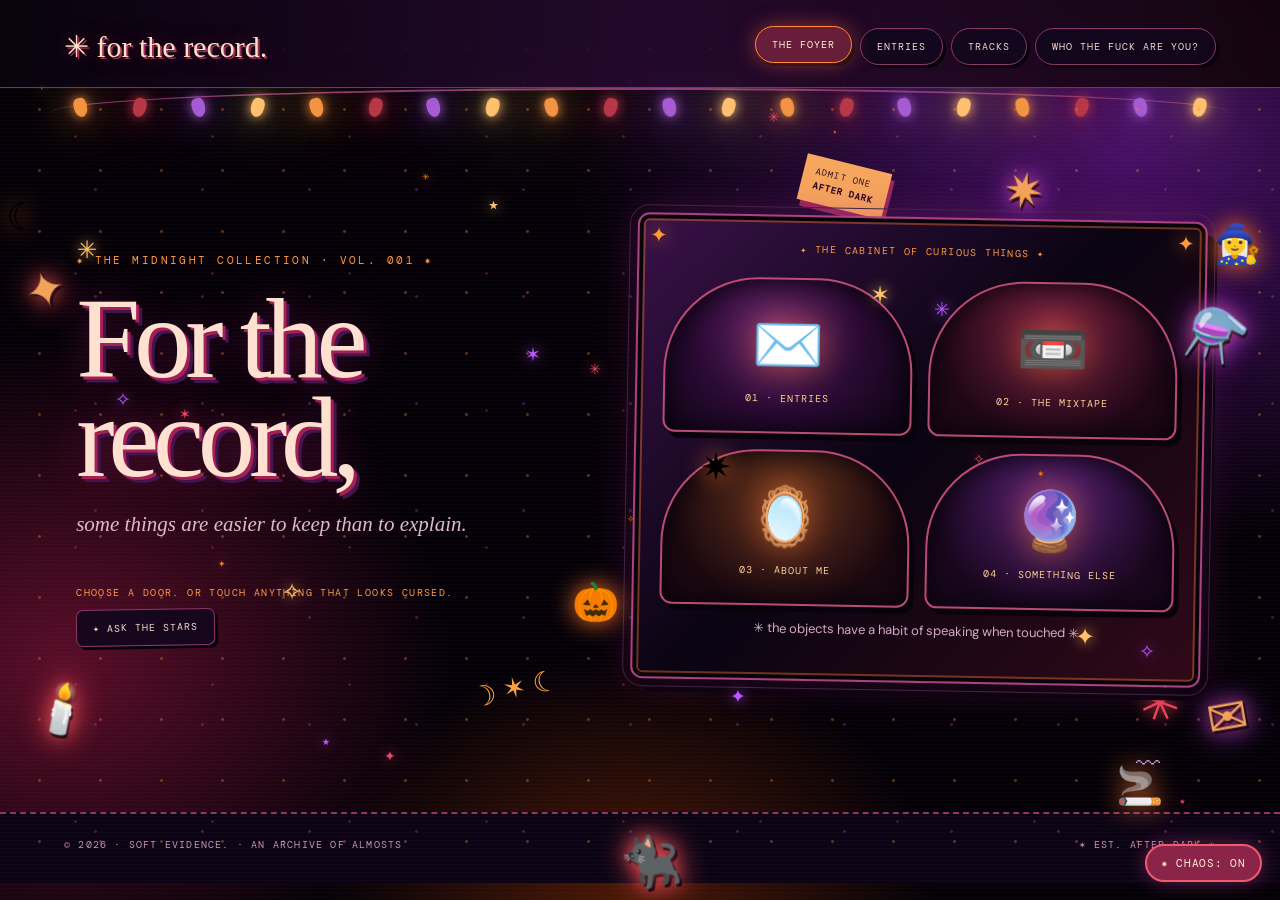
<file: index.html>
<!doctype html><html lang="en"><head><meta charset="utf-8"><meta name="viewport" content="width=device-width,initial-scale=1"><meta name="theme-color" content="#08060d"><title>for the record, — home</title><link rel="stylesheet" href="style.css"></head><body data-page="home"><header><a class="logo" href="index.html">✳ for the record.</a><nav><a class="active" href="index.html">the foyer</a><a class="" href="entries.html">entries</a><a class="" href="songs.html">tracks</a><a class="" href="about.html">who the fuck are you?</a></nav></header><div class="lights" aria-hidden="true"></div><div class="sticker-board" aria-label="Interactive trinkets"><button class="sticker st1" data-trinket="spark" title="Make a wish">✦</button><button class="sticker st2" data-trinket="potion" title="Drink the potion">⚗️</button><button class="sticker st3" data-trinket="light" title="Switch the fairy lights">🕯️</button><button class="sticker st4" data-trinket="note" title="Open a secret note">✉</button><button class="sticker st5" data-trinket="cat" title="Wake the cat">🐈‍⬛</button><button class="sticker st6" data-trinket="spark" title="A stray star">✷</button></div><div class="secret-backdrop" id="secretBackdrop" hidden><div class="secret-note" role="dialog" aria-modal="true" aria-label="Hidden note"><button class="secret-close" id="secretClose" aria-label="Close note">×</button><span class="mono">FOUND BETWEEN THE PAGES · NO. 07</span><h2>somewhere, a light is still on.</h2><p>Not everything in this house is meant to be found. But you found this.</p><span class="mono">✳ FOLD CAREFULLY ✳</span></div></div><main><button class="ornament o1" data-action="moon" title="a change of moonlight" aria-label="moonlight">☾</button><button class="ornament o2" title="light the pumpkin" aria-label="pumpkin">🎃</button><button class="ornament o3" title="a little witchcraft" aria-label="witch hat">🧙‍♀️</button><button class="ornament o4" title="a small bad habit" aria-label="cigarette">🚬</button><button class="ornament o5" title="make a wish" aria-label="star">✷</button><section class="stage"><div class="scattered-ephemera" aria-hidden="true"><span class="ephemera ticket">ADMIT ONE<br><b>AFTER DARK</b></span><span class="ephemera doodle">☽ ✶ ☾</span><span class="ephemera wax">✳</span></div><div><div class="kicker">✷ THE MIDNIGHT COLLECTION · VOL. 001 ✷</div><h1 id="homeTitle">soft evidence.</h1><p class="lead" id="tagline">some things are easier to keep than to explain.</p><p class="mono" style="margin-top:45px">CHOOSE A DOOR. OR TOUCH ANYTHING THAT LOOKS CURSED.</p><button class="pill" data-surprise>✦ ask the stars</button></div><div class="frame"><div class="mono" style="text-align:center">✦ THE CABINET OF CURIOUS THINGS ✦</div><div class="cabinet"><a class="object" href="entries.html"><span class="symbol">✉️</span><small>01 · ENTRIES</small></a><a class="object" href="songs.html"><span class="symbol">📼</span><small>02 · THE MIXTAPE</small></a><a class="object" href="about.html"><span class="symbol">🪞</span><small>03 · ABOUT ME</small></a><button class="object" data-surprise><span class="symbol">🔮</span><small>04 · SOMETHING ELSE</small></button></div><p class="note" style="text-align:center">✳ the objects have a habit of speaking when touched ✳</p></div></section></main><footer class="footer"><span>© 2026 · SOFT EVIDENCE. · AN ARCHIVE OF ALMOSTS</span><span>✶ EST. AFTER DARK ✶</span></footer><div class="message" role="status" aria-live="polite"></div><script src="content.js"></script><script src="app.js"></script></body></html>
</file>
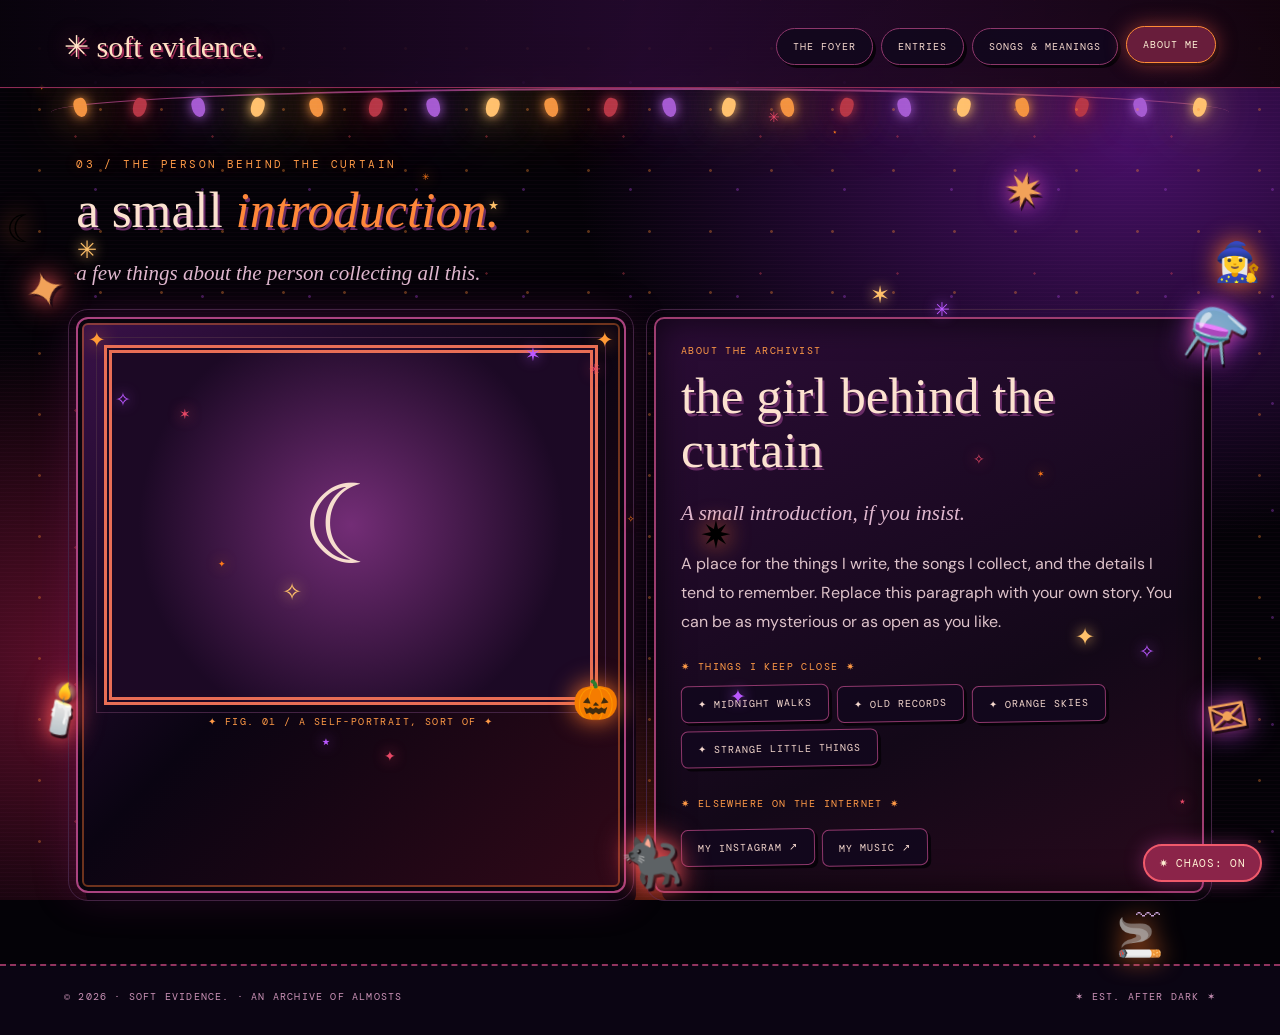
<file: about.html>
<!doctype html><html lang="en"><head><meta charset="utf-8"><meta name="viewport" content="width=device-width,initial-scale=1"><meta name="theme-color" content="#08060d"><title>soft evidence. — about</title><link rel="stylesheet" href="style.css"></head><body data-page="about"><header><a class="logo" href="index.html">✳ soft evidence.</a><nav><a class="" href="index.html">the foyer</a><a class="" href="entries.html">entries</a><a class="" href="songs.html">songs & meanings</a><a class="active" href="about.html">about me</a></nav></header><div class="lights" aria-hidden="true"></div><div class="sticker-board" aria-label="Interactive trinkets"><button class="sticker st1" data-trinket="spark" title="Make a wish">✦</button><button class="sticker st2" data-trinket="potion" title="Drink the potion">⚗️</button><button class="sticker st3" data-trinket="light" title="Switch the fairy lights">🕯️</button><button class="sticker st4" data-trinket="note" title="Open a secret note">✉</button><button class="sticker st5" data-trinket="cat" title="Wake the cat">🐈‍⬛</button><button class="sticker st6" data-trinket="spark" title="A stray star">✷</button></div><div class="secret-backdrop" id="secretBackdrop" hidden><div class="secret-note" role="dialog" aria-modal="true" aria-label="Hidden note"><button class="secret-close" id="secretClose" aria-label="Close note">×</button><span class="mono">FOUND BETWEEN THE PAGES · NO. 07</span><h2>somewhere, a light is still on.</h2><p>Not everything in this house is meant to be found. But you found this.</p><span class="mono">✳ FOLD CAREFULLY ✳</span></div></div><main><button class="ornament o1" data-action="moon" title="a change of moonlight" aria-label="moonlight">☾</button><button class="ornament o2" title="light the pumpkin" aria-label="pumpkin">🎃</button><button class="ornament o3" title="a little witchcraft" aria-label="witch hat">🧙‍♀️</button><button class="ornament o4" title="a small bad habit" aria-label="cigarette">🚬</button><button class="ornament o5" title="make a wish" aria-label="star">✷</button><section class="section-intro"><div class="kicker">03 / THE PERSON BEHIND THE CURTAIN</div><h2>a small <em>introduction.</em></h2><p class="lead">a few things about the person collecting all this.</p></section><div class="about-grid"><div class="frame"><div class="portrait" id="portrait">☾</div><p class="mono" style="text-align:center">✦ FIG. 01 / A SELF-PORTRAIT, SORT OF ✦</p></div><div class="panel"><div class="mono">ABOUT THE ARCHIVIST</div><h2 id="aboutName"></h2><p class="lead" id="aboutIntro"></p><p id="aboutBio" style="line-height:1.8;color:#ddc2c9"></p><div class="mono" style="margin:24px 0 12px">✷ THINGS I KEEP CLOSE ✷</div><div id="favorites" style="display:flex;gap:8px;flex-wrap:wrap"></div><div class="mono" style="margin:30px 0 12px">✷ ELSEWHERE ON THE INTERNET ✷</div><div class="links" id="links"></div></div></div></main><footer class="footer"><span>© 2026 · SOFT EVIDENCE. · AN ARCHIVE OF ALMOSTS</span><span>✶ EST. AFTER DARK ✶</span></footer><div class="message" role="status" aria-live="polite"></div><script src="content.js"></script><script src="app.js"></script></body></html>
</file>
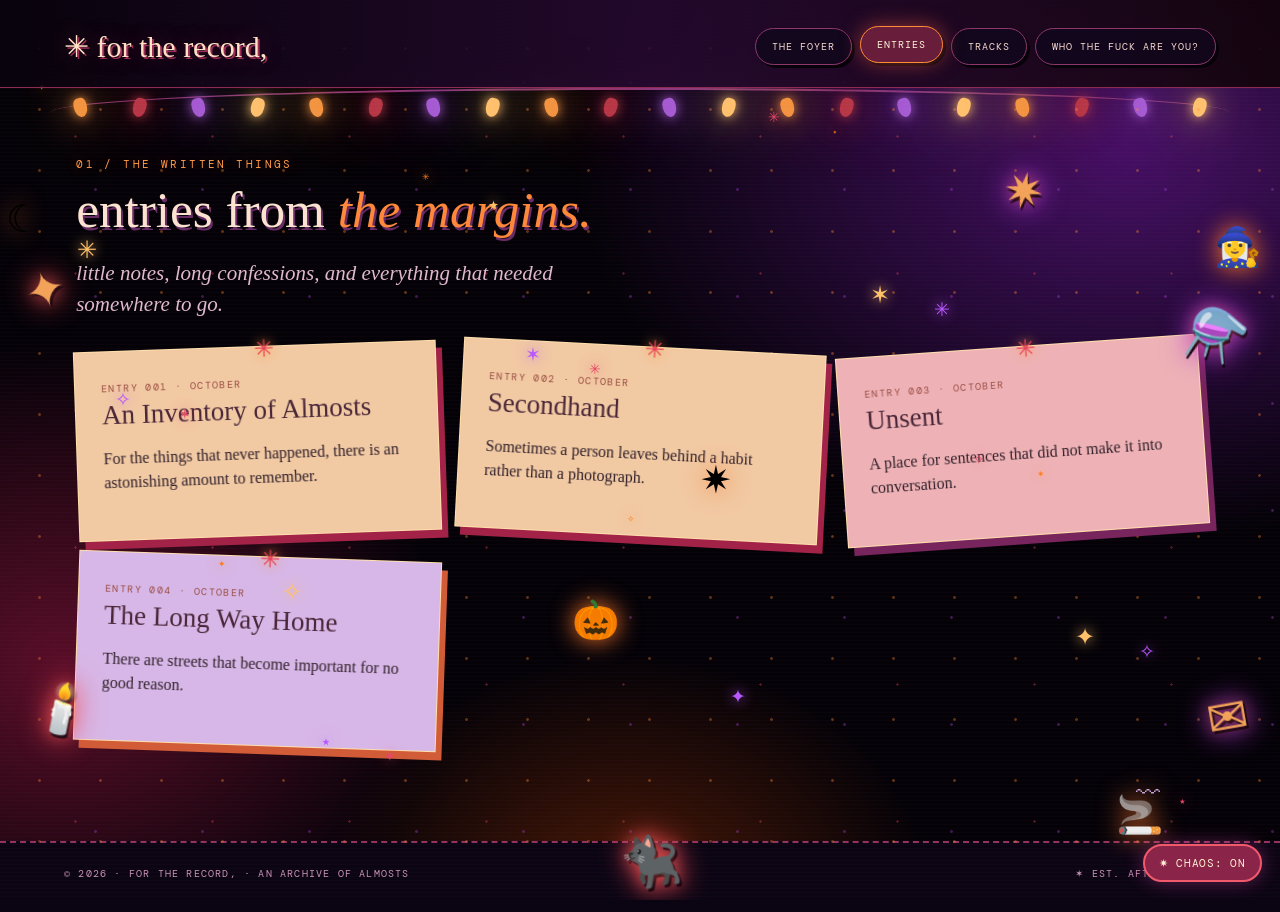
<file: entries.html>
<!doctype html><html lang="en"><head><meta charset="utf-8"><meta name="viewport" content="width=device-width,initial-scale=1"><meta name="theme-color" content="#08060d"><title>for the record, — entries</title><link rel="stylesheet" href="style.css"></head><body data-page="entries"><header><a class="logo" href="index.html">✳ for the record,</a><nav><a class="" href="index.html">the foyer</a><a class="active" href="entries.html">entries</a><a class="" href="songs.html">tracks</a><a class="" href="about.html">who the fuck are you?</a></nav></header><div class="lights" aria-hidden="true"></div><div class="sticker-board" aria-label="Interactive trinkets"><button class="sticker st1" data-trinket="spark" title="Make a wish">✦</button><button class="sticker st2" data-trinket="potion" title="Drink the potion">⚗️</button><button class="sticker st3" data-trinket="light" title="Switch the fairy lights">🕯️</button><button class="sticker st4" data-trinket="note" title="Open a secret note">✉</button><button class="sticker st5" data-trinket="cat" title="Wake the cat">🐈‍⬛</button><button class="sticker st6" data-trinket="spark" title="A stray star">✷</button></div><div class="secret-backdrop" id="secretBackdrop" hidden><div class="secret-note" role="dialog" aria-modal="true" aria-label="Hidden note"><button class="secret-close" id="secretClose" aria-label="Close note">×</button><span class="mono">FOUND BETWEEN THE PAGES · NO. 07</span><h2>somewhere, a light is still on.</h2><p>Not everything in this house is meant to be found. But you found this.</p><span class="mono">✳ FOLD CAREFULLY ✳</span></div></div><main><button class="ornament o1" data-action="moon" title="a change of moonlight" aria-label="moonlight">☾</button><button class="ornament o2" title="light the pumpkin" aria-label="pumpkin">🎃</button><button class="ornament o3" title="a little witchcraft" aria-label="witch hat">🧙‍♀️</button><button class="ornament o4" title="a small bad habit" aria-label="cigarette">🚬</button><button class="ornament o5" title="make a wish" aria-label="star">✷</button><section class="section-intro"><div class="kicker">01 / THE WRITTEN THINGS</div><h2>entries from <em>the margins.</em></h2><p class="lead">little notes, long confessions, and everything that needed somewhere to go.</p></section><div class="shelf" id="entries"></div><div class="entry-overlay" id="entryOverlay"><article class="entry-sheet"><button class="close" id="closeEntry" aria-label="Close entry">×</button><div class="mono" id="entryDate"></div><h2 id="entryTitle"></h2><p id="entryBody"></p></article></div></main><footer class="footer"><span>© 2026 · FOR THE RECORD, · AN ARCHIVE OF ALMOSTS</span><span>✶ EST. AFTER DARK ✶</span></footer><div class="message" role="status" aria-live="polite"></div><script src="content.js"></script><script src="app.js"></script></body></html>
</file>
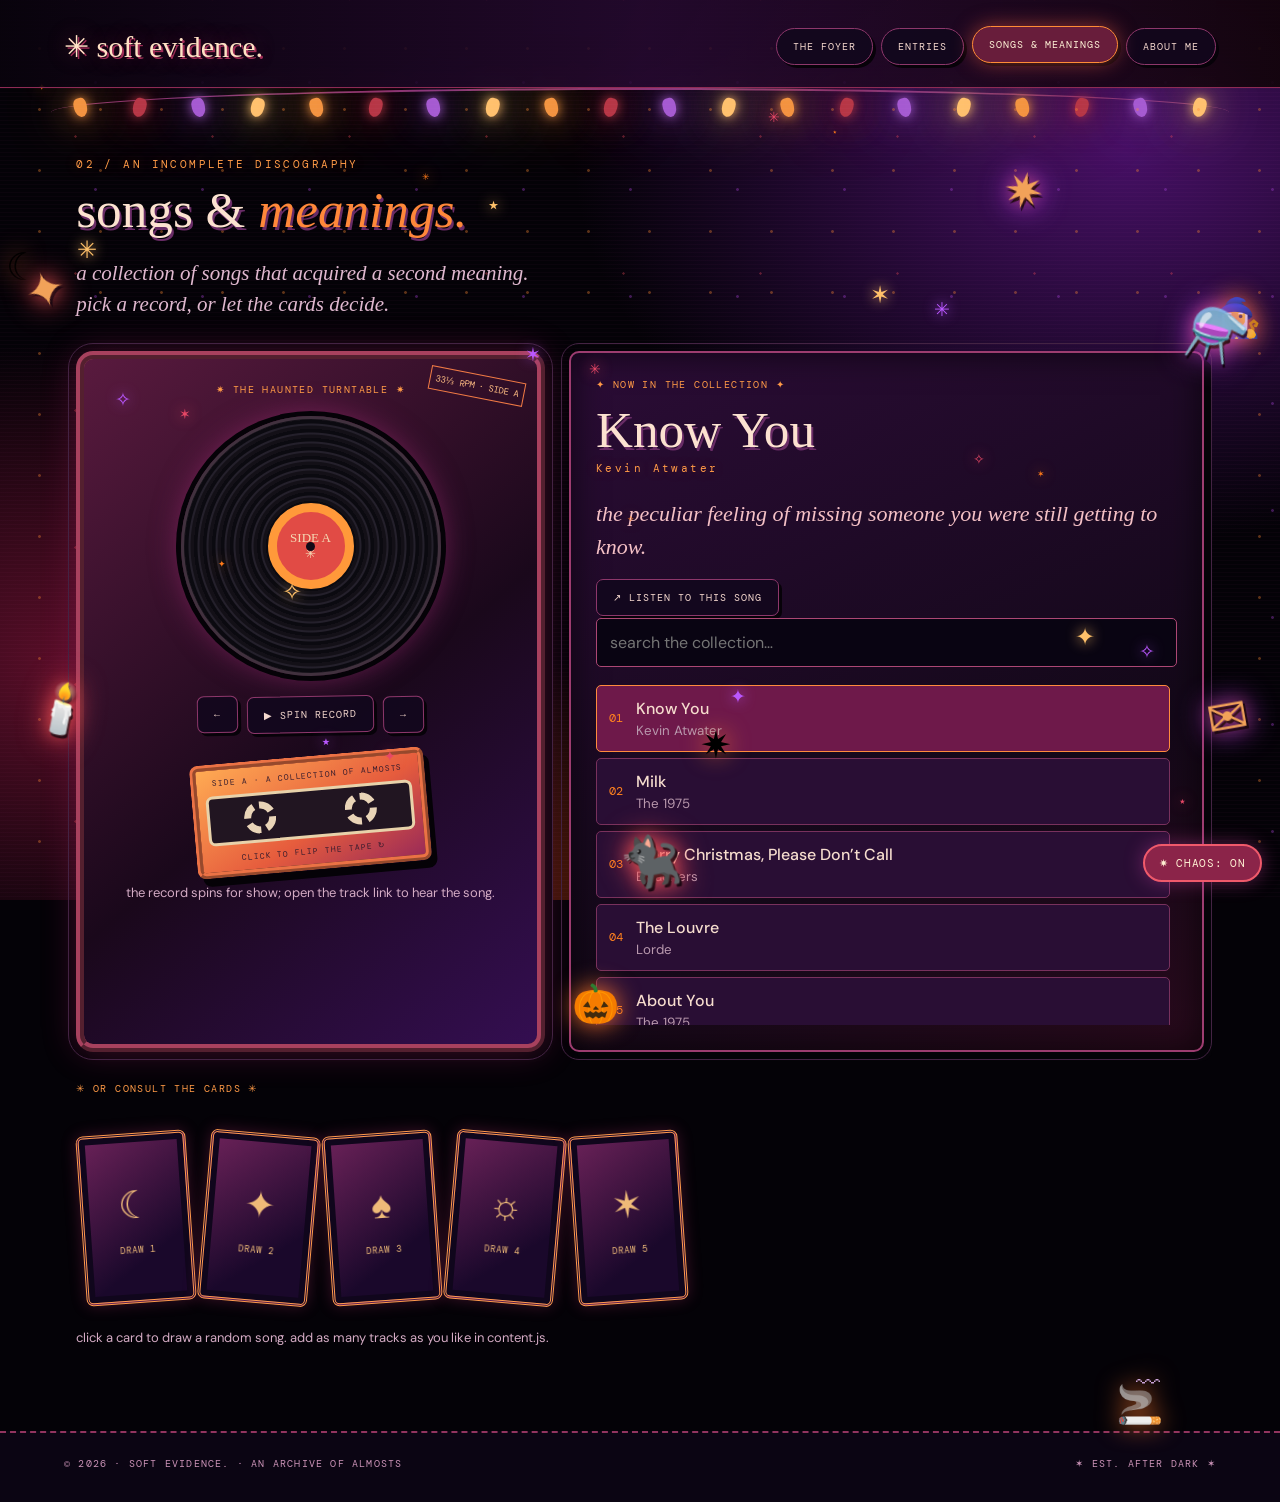
<file: songs.html>
<!doctype html><html lang="en"><head><meta charset="utf-8"><meta name="viewport" content="width=device-width,initial-scale=1"><meta name="theme-color" content="#08060d"><title>soft evidence. — songs</title><link rel="stylesheet" href="style.css"></head><body data-page="songs"><header><a class="logo" href="index.html">✳ soft evidence.</a><nav><a class="" href="index.html">the foyer</a><a class="" href="entries.html">entries</a><a class="active" href="songs.html">songs & meanings</a><a class="" href="about.html">about me</a></nav></header><div class="lights" aria-hidden="true"></div><div class="sticker-board" aria-label="Interactive trinkets"><button class="sticker st1" data-trinket="spark" title="Make a wish">✦</button><button class="sticker st2" data-trinket="potion" title="Drink the potion">⚗️</button><button class="sticker st3" data-trinket="light" title="Switch the fairy lights">🕯️</button><button class="sticker st4" data-trinket="note" title="Open a secret note">✉</button><button class="sticker st5" data-trinket="cat" title="Wake the cat">🐈‍⬛</button><button class="sticker st6" data-trinket="spark" title="A stray star">✷</button></div><div class="secret-backdrop" id="secretBackdrop" hidden><div class="secret-note" role="dialog" aria-modal="true" aria-label="Hidden note"><button class="secret-close" id="secretClose" aria-label="Close note">×</button><span class="mono">FOUND BETWEEN THE PAGES · NO. 07</span><h2>somewhere, a light is still on.</h2><p>Not everything in this house is meant to be found. But you found this.</p><span class="mono">✳ FOLD CAREFULLY ✳</span></div></div><main><button class="ornament o1" data-action="moon" title="a change of moonlight" aria-label="moonlight">☾</button><button class="ornament o2" title="light the pumpkin" aria-label="pumpkin">🎃</button><button class="ornament o3" title="a little witchcraft" aria-label="witch hat">🧙‍♀️</button><button class="ornament o4" title="a small bad habit" aria-label="cigarette">🚬</button><button class="ornament o5" title="make a wish" aria-label="star">✷</button><section class="section-intro"><div class="kicker">02 / AN INCOMPLETE DISCOGRAPHY</div><h2>songs & <em>meanings.</em></h2><p class="lead">a collection of songs that acquired a second meaning. pick a record, or let the cards decide.</p></section><div class="records-layout"><div class="player" id="player"><div class="mono">✷ THE HAUNTED TURNTABLE ✷</div><span class="player-stamp">33⅓ RPM · SIDE A</span><div class="vinyl" id="vinyl"><div class="labeldisc">SIDE A<br>✳</div></div><div class="player-buttons"><button class="pill" id="prev">←</button><button class="pill" id="play">▶ spin record</button><button class="pill" id="next">→</button></div><div class="mini-cassette" id="miniCassette" role="button" tabindex="0" aria-label="Flip the cassette"><span class="cassette-head">SIDE A · A COLLECTION OF ALMOSTS</span><span class="cassette-window"><i></i><i></i></span><span class="cassette-foot">CLICK TO FLIP THE TAPE ↻</span></div><p class="note">the record spins for show; open the track link to hear the song.</p></div><div class="panel"><div class="mono">✦ NOW IN THE COLLECTION ✦</div><h2 id="nowTitle" style="margin-bottom:4px"></h2><div id="nowArtist" class="kicker"></div><p class="memory" id="memory"></p><a class="pill" id="listen" target="_blank" rel="noopener" href="#">↗ listen to this song</a><input id="search" class="search" placeholder="search the collection…" aria-label="Search songs"><div class="track-list" id="trackList"></div></div></div><div class="mono" style="margin-top:30px">✳ OR CONSULT THE CARDS ✳</div><div class="tarot-row" id="tarot"></div><p class="note">click a card to draw a random song. add as many tracks as you like in content.js.</p></main><footer class="footer"><span>© 2026 · SOFT EVIDENCE. · AN ARCHIVE OF ALMOSTS</span><span>✶ EST. AFTER DARK ✶</span></footer><div class="message" role="status" aria-live="polite"></div><script src="content.js"></script><script src="app.js"></script></body></html>
</file>
<file: style.css>
@import url('https://fonts.googleapis.com/css2?family=DM+Mono:wght@400;500&family=DM+Sans:wght@400;500;600&family=IM+Fell+English:ital@0;1&display=swap');
:root{--ink:#08060d;--night:#130a1b;--plum:#2b1237;--violet:#70457e;--red:#b73342;--orange:#e77c2e;--amber:#ffc17b;--paper:#eed9b9;--muted:#b59aa9}*{box-sizing:border-box}html{scroll-behavior:smooth}body{margin:0;background:radial-gradient(ellipse at 72% 3%,#381443 0,transparent 39%),radial-gradient(ellipse at 5% 85%,#2b0d21,transparent 45%),var(--ink);color:var(--paper);font-family:'DM Sans',sans-serif;min-height:100vh;overflow-x:hidden}a{color:inherit;text-decoration:none}button,input{font:inherit}button{cursor:pointer}.mono{font-family:'DM Mono',monospace;letter-spacing:.14em;text-transform:uppercase;font-size:10px;color:var(--amber)}.serif{font-family:'IM Fell English',Georgia,serif;font-weight:400}header{position:relative;z-index:10;display:flex;align-items:center;justify-content:space-between;gap:15px;padding:28px 5vw 12px}.logo{font-family:'IM Fell English',serif;font-size:25px;color:var(--paper)}nav{display:flex;gap:8px;flex-wrap:wrap}nav a,.pill{border:1px solid #6a425e;border-radius:999px;padding:11px 16px;background:#170e1bd9;font-family:'DM Mono',monospace;font-size:10px;letter-spacing:.1em;text-transform:uppercase;transition:.25s}nav a:hover,nav a.active,.pill:hover{background:#7a2e35;border-color:var(--orange);box-shadow:0 0 22px #d15b4d66;transform:translateY(-2px)}.lights{display:flex;justify-content:space-around;position:relative;margin:0 4vw;height:38px;border-top:2px solid #6e5262;border-radius:50%}.bulb{height:15px;width:10px;border-radius:40% 40% 55% 55%;background:var(--c);box-shadow:0 0 10px var(--c),0 0 22px var(--c);transform:translateY(8px) rotate(var(--r));animation:twinkle 3s ease-in-out infinite;animation-delay:var(--d)}@keyframes twinkle{50%{opacity:.38;filter:brightness(.6)}}main{max-width:1230px;margin:0 auto;padding:20px 4vw 70px;position:relative}.stage{min-height:65vh;display:grid;grid-template-columns:1fr 1.1fr;align-items:center;gap:40px;position:relative}.kicker{font-family:'DM Mono',monospace;font-size:11px;letter-spacing:.22em;color:var(--orange)}h1{font-family:'IM Fell English',Georgia,serif;font-size:clamp(65px,9vw,136px);font-weight:400;line-height:.86;letter-spacing:-.055em;margin:22px 0;color:#f3d8b8;text-shadow:0 3px 0 #672c4d,0 0 40px #b04d672c}h1 em{color:#ed934a;font-weight:400}h2{font:normal clamp(35px,4vw,60px)/1.05 'IM Fell English',serif;margin:12px 0 18px}h3{font:normal 27px 'IM Fell English',serif;margin:5px 0 10px}.lead{font:italic 21px/1.5 'IM Fell English',serif;color:#cdb1b6;max-width:490px}.frame{background:linear-gradient(135deg,#28152d,#100b16 65%,#2d111f);border:1px solid #8e5b67;box-shadow:inset 0 0 0 5px #110a16,inset 0 0 0 6px #6e3e56,0 18px 70px #0009;border-radius:12px;padding:26px;position:relative}.frame:before,.frame:after{content:'✦';position:absolute;color:#e58b46;font-size:21px;top:7px}.frame:before{left:10px}.frame:after{right:10px}.cabinet{display:grid;grid-template-columns:repeat(2,1fr);gap:16px;margin-top:22px}.object{position:relative;min-height:156px;background:radial-gradient(ellipse at center,#421c44,#170d1b 73%);border:1px solid #865064;border-radius:95px 95px 12px 12px;display:flex;align-items:center;justify-content:center;flex-direction:column;gap:9px;transition:.25s;box-shadow:inset 0 0 25px #0007}.object:hover{transform:translateY(-7px) rotate(-1deg);border-color:#e8a26a;box-shadow:0 0 30px #d16b4944,inset 0 0 25px #0007}.object .symbol{font-size:58px;filter:drop-shadow(0 0 12px #e6885e80)}.object small{font:10px 'DM Mono',monospace;letter-spacing:.1em;color:#e8bc9b}.ornament{position:absolute;background:none;border:0;font-size:32px;z-index:4;transition:transform .3s,filter .3s;filter:drop-shadow(0 0 5px #b64d494d);animation:float 4s ease-in-out infinite}.ornament:hover,.ornament.lit{transform:scale(1.3) rotate(15deg);filter:drop-shadow(0 0 18px #ff9e44)}@keyframes float{50%{translate:0 -8px}}.o1{top:8%;left:-2%}.o2{top:65%;left:44%;animation-delay:1s}.o3{top:12%;right:-1%;animation-delay:2s}.o4{bottom:0;right:7%;animation-delay:1.4s}.o5{top:45%;right:42%;animation-delay:.5s}.message{position:fixed;z-index:100;bottom:26px;left:50%;transform:translate(-50%,30px);background:#321a37;border:1px solid #f1a765;padding:15px 22px;box-shadow:0 0 30px #dc7e5466;color:var(--paper);font:italic 19px 'IM Fell English',serif;opacity:0;pointer-events:none;transition:.35s;max-width:90vw;text-align:center}.message.show{opacity:1;transform:translate(-50%,0)}.footer{padding:24px 5vw 32px;border-top:1px solid #6b3a52;display:flex;justify-content:space-between;gap:20px;color:#a889a0;font:10px 'DM Mono',monospace;letter-spacing:.12em}.shelf{display:grid;grid-template-columns:repeat(3,1fr);gap:20px;margin:25px 0}.paper{background:#dfc5a2;color:#30202a;padding:26px;min-height:190px;box-shadow:5px 6px 0 #8c463b;transform:rotate(var(--tilt));border:1px solid #f4dcad;transition:.25s;text-align:left;width:100%}.paper:hover{transform:rotate(0) translateY(-8px);box-shadow:7px 12px 0 #8c463b}.paper h3{color:#492638}.paper p{font:16px/1.5 'IM Fell English',serif}.paper .mono{color:#9b4e45}.section-intro{max-width:650px}.records-layout{display:grid;grid-template-columns:minmax(280px,.85fr) minmax(330px,1.15fr);gap:24px;margin-top:30px}.player{background:linear-gradient(130deg,#442435,#1a101c);border:8px ridge #75404b;border-radius:17px;padding:24px;text-align:center;position:relative}.vinyl{width:min(260px,90%);aspect-ratio:1;border-radius:50%;margin:20px auto;background:repeating-radial-gradient(circle,#131017 0 3px,#24202b 4px 5px,#0b0a10 6px 9px);border:3px solid #41313e;display:grid;place-items:center;box-shadow:0 0 0 5px #08060c,0 0 25px #000}.vinyl.playing{animation:spin 3s linear infinite}@keyframes spin{to{transform:rotate(360deg)}}.labeldisc{background:#ba4c42;width:86px;height:86px;border-radius:50%;display:grid;place-items:center;color:#f4d9b4;font:13px 'IM Fell English',serif;text-align:center;border:9px solid #df995b}.labeldisc:after{content:'';position:absolute;background:#110a16;width:9px;height:9px;border-radius:50%}.player-buttons{display:flex;justify-content:center;gap:9px;flex-wrap:wrap}.panel{background:#1b101f;border:1px solid #78475d;padding:25px;border-radius:10px;box-shadow:inset 0 0 35px #0008}.memory{font:italic 22px/1.5 'IM Fell English',serif;color:#e2bfb0;min-height:65px}.track-list{max-height:340px;overflow-y:auto;display:grid;gap:6px;margin-top:18px;padding-right:7px}.track{width:100%;display:flex;align-items:center;gap:13px;background:#2a172b;border:1px solid #59344c;color:var(--paper);text-align:left;padding:12px;border-radius:5px}.track:hover,.track.selected{border-color:#e38b48;background:#49203b}.track b{font-weight:500}.track small{display:block;color:#b999ae;margin-top:3px}.track .num{font:12px 'DM Mono',monospace;color:var(--orange)}.search{width:100%;background:#100b17;color:var(--paper);border:1px solid #78475d;padding:13px;border-radius:5px;margin-top:12px}.tarot-row{display:flex;gap:13px;margin-top:26px;flex-wrap:wrap}.tarot{width:110px;height:170px;border:3px double #da9457;background:linear-gradient(140deg,#421d4b,#1a1022);color:#efba78;border-radius:7px;display:flex;flex-direction:column;align-items:center;justify-content:center;gap:14px;transition:.5s;box-shadow:inset 0 0 0 7px #1c1121}.tarot:hover{transform:translateY(-9px) rotate(3deg);box-shadow:0 0 22px #c657495e,inset 0 0 0 7px #1c1121}.tarot span{font-size:38px}.tarot small{font:9px 'DM Mono',monospace;letter-spacing:.12em}.about-grid{display:grid;grid-template-columns:1fr 1fr;gap:28px;margin-top:28px}.portrait{min-height:360px;display:grid;place-items:center;background:radial-gradient(circle,#522350,#1c1024 70%);border:8px double #9b5c68;font-size:110px}.links a{display:inline-block;margin:7px 7px 0 0}.entry-overlay{position:fixed;inset:0;background:#050309ed;z-index:50;display:none;align-items:center;justify-content:center;padding:20px}.entry-overlay.open{display:flex}.entry-sheet{background:#e3caaa;color:#30202b;width:min(700px,95vw);max-height:85vh;overflow:auto;padding:40px;position:relative;box-shadow:0 0 0 9px #3a1c35,0 0 0 11px #d58455}.entry-sheet p{white-space:pre-line;font:20px/1.7 'IM Fell English',serif}.close{position:absolute;right:15px;top:12px;background:none;border:0;font-size:26px;color:#612f38}.entry-sheet .mono{color:#914c46}.note{font-size:13px;color:#b599aa;line-height:1.6}.hidden{display:none!important}@media(max-width:760px){header{flex-direction:column;padding-top:16px}nav a{padding:9px;font-size:9px}.stage,.records-layout,.about-grid{grid-template-columns:1fr}.stage{gap:10px}.shelf{grid-template-columns:1fr 1fr}.ornament{font-size:24px}.o2{left:82%;top:55%}.o5{display:none}main{padding:15px 5vw 50px}h1{font-size:70px}.frame{padding:18px}}@media(max-width:440px){.shelf{grid-template-columns:1fr}.cabinet{gap:10px}.object{min-height:140px}.tarot{width:90px;height:135px}}@media(prefers-reduced-motion:reduce){*,*:before,*:after{animation:none!important;transition:none!important}}

/* V6: The cluttered attic */
body{background:radial-gradient(ellipse at 12% 12%,#270c34 0,transparent 35%),radial-gradient(ellipse at 91% 83%,#330c1b 0,transparent 32%),#07040b;background-attachment:fixed}
body:before{content:"";position:fixed;inset:0;pointer-events:none;z-index:1;opacity:.22;background-image:radial-gradient(#f8a866 0.7px,transparent 1px),radial-gradient(#bb568a 0.7px,transparent 1px);background-size:67px 67px,113px 113px;background-position:8px 13px,35px 27px}
header,main,footer{isolation:isolate}main{z-index:2}.frame,.panel,.player,.portrait{outline:1px solid #432343;outline-offset:7px}.stage .frame{transform:rotate(1deg)}.stage .frame:hover{transform:rotate(0)}
.sticker-board{position:fixed;inset:0;pointer-events:none;z-index:20;overflow:hidden}.sticker{position:absolute;pointer-events:auto;background:transparent;border:0;color:#f2a259;font-family:Georgia,serif;font-size:clamp(24px,3.2vw,42px);text-shadow:0 0 13px #f477544c;filter:drop-shadow(2px 5px 1px #0009);cursor:grab;touch-action:none;transition:filter .2s}.sticker:hover,.sticker.activated{filter:drop-shadow(0 0 16px #ffa856) drop-shadow(0 0 25px #a6479a);animation:wiggle .6s ease-in-out}.sticker.dragging{cursor:grabbing;z-index:40;transition:none}.st1{left:1.5%;top:29%;transform:rotate(-17deg)}.st2{right:2%;top:34%;transform:rotate(14deg)}.st3{left:2%;bottom:18%;transform:rotate(11deg)}.st4{right:2%;bottom:17%;transform:rotate(-10deg)}.st5{left:48%;bottom:1%;transform:rotate(-8deg)}.st6{right:18%;top:18%;transform:rotate(12deg)}
@keyframes wiggle{0%,100%{rotate:0deg}25%{rotate:-12deg}75%{rotate:12deg}}.lights.off .bulb{box-shadow:none;filter:brightness(.25);animation:none}.lights.off{border-color:#3a2937}.lights .bulb{transition:filter .4s,box-shadow .4s}
body.potion-mode{--orange:#f9b35b;--paper:#f5d6d0;--violet:#a456aa;filter:hue-rotate(-20deg)}body.potion-mode .sticker{filter:drop-shadow(0 0 14px #c95de9)}
.secret-backdrop:not([hidden]){position:fixed;inset:0;background:#050207d9;display:grid;place-items:center;z-index:100;padding:20px}.secret-note{position:relative;width:min(500px,90vw);padding:44px 35px;background:#e7c7a3;color:#321827;border:4px double #793d42;box-shadow:0 0 0 10px #32152f,0 0 65px #e4744166;transform:rotate(-2deg);text-align:center}.secret-note h2{font-size:38px}.secret-note p{font:italic 21px/1.5 'IM Fell English',serif}.secret-note .mono{color:#8e3d43}.secret-close{position:absolute;right:9px;top:6px;background:transparent;border:0;font-size:32px;color:#703039}
.scattered-ephemera{position:absolute;inset:0;pointer-events:none}.ephemera{position:absolute;z-index:0}.ticket{top:1%;right:28%;font:9px/1.7 'DM Mono',monospace;letter-spacing:.14em;color:#522d36;background:#d6a777;padding:8px 12px;transform:rotate(14deg);box-shadow:4px 6px 0 #0007}.doodle{bottom:6%;left:35%;font-size:28px;color:#cf793e;transform:rotate(-13deg)}.wax{right:2%;bottom:1%;color:#a52e42;font-size:50px;transform:rotate(20deg)}
.player-stamp{position:absolute;top:15px;right:12px;transform:rotate(11deg);font:9px 'DM Mono',monospace;color:#ecae79;border:1px solid #ba7356;padding:5px}.mini-cassette{cursor:pointer;max-width:235px;margin:23px auto 12px;border:6px ridge #bc6747;border-radius:9px;background:linear-gradient(160deg,#e3b478,#b95b48);color:#351b2d;padding:8px;transform:rotate(-5deg);transition:.4s;box-shadow:4px 8px 0 #08060d}.mini-cassette:hover{transform:rotate(0) scale(1.05)}.mini-cassette.flipped{transform:rotate(5deg);background:linear-gradient(160deg,#9b5999,#532e67);color:#fff0d3}.cassette-head,.cassette-foot{display:block;font:8px 'DM Mono',monospace;letter-spacing:.12em}.cassette-window{margin:8px 0;display:flex;align-items:center;justify-content:space-around;height:50px;background:#211521;border:3px solid #e8d2aa;border-radius:7px}.cassette-window i{width:32px;height:32px;border:7px dashed #e9d4b7;border-radius:50%}.mini-cassette.spinning .cassette-window i{animation:spin 2s linear infinite}
.tarot{position:relative;transform:rotate(var(--angle,0deg));transform-style:preserve-3d;perspective:600px}.tarot:nth-child(2n){--angle:5deg}.tarot:nth-child(2n+1){--angle:-4deg}.tarot.drawn{background:linear-gradient(145deg,#a3514e,#43213c);box-shadow:0 0 30px #f4a45b6b,inset 0 0 0 7px #1c1121;transform:rotate(0) translateY(-10px)}.tarot.drawn:after{content:'✶ REVEALED ✶';font:8px 'DM Mono',monospace;position:absolute;bottom:10px;color:#ffd29c}.tarot-row{padding:12px 5px}.paper:nth-child(3n){background:#e4b6a5;box-shadow:5px 6px 0 #6e314c}.paper:nth-child(4n){background:#d7c5a2;box-shadow:5px 6px 0 #67426d}.paper:before{content:'✳';position:absolute;top:-14px;left:50%;color:#b74550;font-size:24px;text-shadow:0 2px #0006}
@media(max-width:760px){.sticker{font-size:25px}.st1{left:1%;top:32%}.st2{right:1%;top:44%}.st3{left:1%;bottom:12%}.st4{right:1%;bottom:9%}.st5{left:45%;bottom:1%}.st6{right:6%;top:16%}.sticker-board{z-index:8}.scattered-ephemera{display:none}}

/* V7 — black cherry / electric plum / jack-o-lantern orange */
:root{--ink:#040207;--night:#0c0514;--plum:#350b50;--violet:#a34cde;--red:#f04457;--orange:#ff7a18;--amber:#ffc16a;--paper:#f6ddce;--muted:#c6a2c9}
body{background:radial-gradient(ellipse 60% 60% at 88% 17%,#451064 0%,transparent 72%),radial-gradient(ellipse 40% 48% at 5% 74%,#590e28 0%,transparent 75%),radial-gradient(ellipse 28% 32% at 49% 100%,#4b1906 0%,transparent 85%),#040207;background-attachment:fixed}
body:before{opacity:.35;background-image:radial-gradient(#ff8e36 1px,transparent 1.8px),radial-gradient(#a947db 1px,transparent 1.8px),radial-gradient(#f14b59 .9px,transparent 1.5px);background-size:61px 61px,107px 107px,137px 137px;background-position:9px 18px,42px 29px,7px 68px}
body:after{content:"";position:fixed;inset:0;z-index:0;pointer-events:none;opacity:.16;background:repeating-linear-gradient(0deg,transparent 0px,transparent 3px,#4d1740 4px);mix-blend-mode:screen}
header{background:linear-gradient(90deg,#09030de8,#270a31d9 50%,#12040ae8);border-bottom:1px solid #8e2b55;padding-bottom:22px}.logo{font-size:30px;color:#ffe2c5;text-shadow:2px 2px #9e2b55,0 0 23px #f14c7859}.logo:hover{color:#ffa34b}
nav a,.pill{background:#12071de8;border-color:#8d376b;color:#f5d8ce;box-shadow:3px 3px 0 #070209}.pill{border-radius:7px;transform:rotate(-1deg)}nav a:hover,nav a.active,.pill:hover{background:#681d3b;color:#fff3d7;border-color:#ff8c36;box-shadow:0 0 20px #fb5d4780,3px 3px 0 #070209}
.lights{height:49px;border-top-color:#8a3774}.bulb{height:19px;width:13px;box-shadow:0 0 12px var(--c),0 0 35px var(--c),0 0 65px var(--c)}
.kicker,.mono{color:#ff9a47}.kicker{text-shadow:0 0 14px #ff622955}h1{color:#ffe1d2;text-shadow:3px 3px 0 #a61f53,6px 6px 0 #43144e,0 0 42px #d42e8a66}h1 em,h2 em{color:#ff883a;font-style:italic}h2{color:#fce2d0;text-shadow:2px 3px 0 #692c66}.lead{color:#e0b8cf}.note{color:#d4abc4}
.frame{background:linear-gradient(135deg,#3a1149 0%,#0a0412 48%,#310918 100%);border:2px solid #aa4380;box-shadow:inset 0 0 0 4px #08040d,inset 0 0 0 6px #ff792f66,0 0 44px #9c1e814a,10px 13px 0 #030206}.frame:before,.frame:after{color:#ff9a36;text-shadow:0 0 18px #ff842c}
.object{background:radial-gradient(circle at 45% 32%,#63236c 0%,#2b0a34 49%,#0d0513 100%);border:2px solid #b94b75;box-shadow:inset 0 0 30px #050009,5px 6px 0 #08020b}.object:nth-child(2){background:radial-gradient(circle at 50% 25%,#76203d,#200718 72%)}.object:nth-child(3){background:radial-gradient(circle at 50% 25%,#62321a,#1b0810 72%)}.object:nth-child(4){background:radial-gradient(circle at 50% 25%,#552076,#1a071e 72%)}.object:hover{border-color:#ffa646;box-shadow:0 0 33px #ff6e3990,inset 0 0 30px #170017;transform:translateY(-9px) rotate(-3deg)}.object .symbol{filter:drop-shadow(0 0 17px #ff763c9c)}.object small{color:#ffd39b}
.sticker{font-size:clamp(30px,3.8vw,52px);text-shadow:0 0 15px #ff5e4d80,2px 3px #09000d}.sticker:nth-child(even){filter:drop-shadow(0 0 14px #ae3de5)}.sticker:nth-child(odd){filter:drop-shadow(0 0 14px #f24d5a)}.ornament{font-size:38px;filter:drop-shadow(0 0 12px #ff782c)}.ornament:hover,.ornament.lit{filter:drop-shadow(0 0 22px #ff8a2c) drop-shadow(0 0 28px #f44b77)}
.footer{border-top:2px dashed #92345f;background:#0b0513;color:#ca92b6}.message{background:#3b104b;border:2px solid #ff9a42;box-shadow:0 0 34px #d42e8a}
.player{background:linear-gradient(140deg,#591a3e,#1a081b 55%,#340e51);border:8px ridge #a8415e;box-shadow:0 0 34px #b4216952,8px 10px 0 #050308}.vinyl{box-shadow:0 0 0 5px #050207,0 0 30px #a42d76aa}.labeldisc{background:#e14b45;border-color:#ff993a}.panel{background:linear-gradient(155deg,#2b0c36,#130818 65%,#290a1c);border:2px solid #9d3d70;box-shadow:inset 0 0 35px #000a,8px 9px 0 #050308}.track{background:#290e34;border-color:#78315d}.track:hover,.track.selected{background:#6e194a;border-color:#ff8b3d}.memory{color:#f4c0c5}.search{background:#090412;border-color:#ac4774}.tarot{border-color:#ff9a4d;background:linear-gradient(145deg,#6c2259,#1a082b 70%);box-shadow:inset 0 0 0 6px #10061c,0 0 15px #bd36734a}.tarot:hover{box-shadow:inset 0 0 0 6px #10061c,0 0 25px #f26b6e}.mini-cassette{border-color:#eb7245;background:linear-gradient(150deg,#ffab53,#e65c3d 58%,#9b2b57);box-shadow:5px 8px 0 #050207}.mini-cassette.flipped{background:linear-gradient(140deg,#ba4ae1,#622386,#e4475b)}
.paper{background:#f1c9a3;border-color:#ffdfac;box-shadow:6px 8px 0 #a32348}.paper:nth-child(3n){background:#eeb2b6;box-shadow:6px 8px 0 #78245d}.paper:nth-child(4n){background:#d7b7e7;box-shadow:6px 8px 0 #d15c37}.paper:before{color:#e94259;text-shadow:0 0 12px #ff9a3e}.portrait{background:radial-gradient(circle,#732d76,#1c0925 72%);border-color:#e86e56}.secret-note{background:#f2c6a7;border-color:#c33d55;box-shadow:0 0 0 10px #290b39,0 0 70px #f26d4e99}
.ticket{background:#f7a75d;color:#341022;box-shadow:4px 6px 0 #9c275b}.wax{color:#f0455a;text-shadow:0 0 18px #ed4d53}.doodle{color:#f9a13d}.player-stamp{border-color:#f27b45;color:#ffbd83}
@media(max-width:760px){.sticker{font-size:27px}.ornament{font-size:27px}.logo{font-size:25px}h1{font-size:clamp(55px,13vw,78px)}}

/* V8: the room is alive */
@keyframes lightChase{0%,100%{opacity:.65;filter:brightness(.9)}18%{opacity:1;filter:brightness(1.9)}42%{opacity:.5;filter:brightness(.65)}68%{opacity:1;filter:brightness(1.4)}}
.lights:not(.off) .bulb{animation:lightChase 1.3s ease-in-out infinite!important;animation-delay:var(--d)!important}
@keyframes orbitWiggle{0%,100%{rotate:-9deg;translate:0 0}25%{rotate:11deg;translate:0 -5px}55%{rotate:-5deg;translate:0 2px}75%{rotate:7deg;translate:0 -3px}}
.sticker:not(.dragging){animation:orbitWiggle 3.2s ease-in-out infinite;animation-delay:calc(var(--n,1)*-.38s)}
.sticker:hover{animation-duration:.45s;scale:1.25}
@keyframes pulseCharm{0%,100%{filter:drop-shadow(0 0 4px #ff742f);scale:1}50%{filter:drop-shadow(0 0 25px #ff6e31) drop-shadow(0 0 18px #c344fa);scale:1.1}}
.ornament{animation:pulseCharm 2.2s ease-in-out infinite;animation-delay:calc(var(--n,1)*-.3s)}
@keyframes titleFlicker{0%,91%,95%,100%{opacity:1}92%,94%{opacity:.75}}h1{animation:titleFlicker 5s infinite}
@keyframes entrancePop{0%{opacity:0;translate:0 30px;scale:.96}100%{opacity:1;translate:0 0;scale:1}}
.frame,.panel,.player,.paper{animation:entrancePop .75s cubic-bezier(.2,.8,.2,1) both}
@keyframes tarotPulse{0%,100%{translate:0 0}50%{translate:0 -7px}}
.tarot{animation:tarotPulse 2.6s ease-in-out infinite;animation-delay:calc(var(--n,1)*-.27s)}
.tarot.drawn{animation:cardReveal .6s cubic-bezier(.15,.7,.3,1) both}
@keyframes cardReveal{0%{scale:.8;rotate:-15deg;filter:brightness(2)}60%{scale:1.12;rotate:8deg}100%{scale:1;rotate:0deg}}
@keyframes spin{to{transform:rotate(360deg)}}
@keyframes smokeDrift{0%{opacity:0;transform:translate(0,15px) rotate(-8deg) scale(.7)}30%{opacity:.6}100%{opacity:0;transform:translate(32px,-85px) rotate(20deg) scale(1.7)}}
@keyframes batFlight{0%{transform:translateX(-15vw) translateY(0) rotate(-12deg);opacity:0}8%{opacity:.95}30%{transform:translateX(30vw) translateY(-55px) rotate(12deg)}60%{transform:translateX(60vw) translateY(30px) rotate(-9deg)}90%{opacity:.9}100%{transform:translateX(115vw) translateY(-40px);opacity:0}}
@keyframes flutter{0%,100%{scale:1 1}50%{scale:1 .6}}
.ambient-world{position:fixed;inset:0;pointer-events:none;overflow:hidden;z-index:3}.ambient-bat{position:absolute;left:0;top:var(--y);font-size:var(--size);color:#f49a58;text-shadow:0 0 16px #ff743f;animation:batFlight var(--duration) linear infinite;animation-delay:var(--delay);opacity:0}.ambient-bat>span{display:inline-block;animation:flutter .25s ease-in-out infinite}.ambient-spark{position:absolute;left:var(--x);top:var(--y);font-size:var(--size);color:var(--color);text-shadow:0 0 14px currentColor;animation:sparkDance var(--duration) ease-in-out infinite;animation-delay:var(--delay)}
@keyframes sparkDance{0%,100%{opacity:.25;transform:translateY(0) rotate(0deg) scale(.7)}45%{opacity:1;transform:translateY(-17px) rotate(50deg) scale(1.2)}70%{opacity:.55;transform:translateY(4px) rotate(80deg) scale(.85)}}
.magic-burst{position:fixed;z-index:99;pointer-events:none;font-size:19px;color:#ffb354;text-shadow:0 0 16px #ff603a;animation:burstFly .85s ease-out forwards}
@keyframes burstFly{from{opacity:1;transform:translate(0,0) scale(.5)}to{opacity:0;transform:translate(var(--dx),var(--dy)) rotate(var(--turn)) scale(1.5)}}
.chaos-toggle{position:fixed;bottom:18px;right:18px;z-index:60;background:#220b30;color:#ffb56b;border:2px solid #f05a6b;border-radius:28px;padding:10px 14px;font:11px 'DM Mono',monospace;letter-spacing:.07em;box-shadow:0 0 19px #d142a26b;cursor:pointer;transition:transform .2s,background .2s}.chaos-toggle:hover{transform:rotate(-5deg) scale(1.07);background:#4c175a}.chaos-toggle[aria-pressed=true]{background:#8b2449;color:#fff1d3}
body:not(.chaos-on) .ambient-bat{display:none}body:not(.chaos-on) .ambient-spark:nth-child(3n){display:none}body:not(.chaos-on) .sticker:not(.dragging){animation-duration:6s}body:not(.chaos-on) .lights:not(.off) .bulb{animation-duration:3s!important}
@media(prefers-reduced-motion:reduce){.ambient-world{display:none!important}.sticker,.ornament,.bulb,.tarot,h1,.frame,.panel,.player,.paper{animation:none!important;transition:none!important}.magic-burst{display:none!important}}


:root {
  --ink: #060308;
  --night: #18091F;
  --plum: #421258;
  --violet: #A94DDE;
  --red: #EF3E57;
  --orange: #FF811F;
  --amber: #FFC16A;
  --paper: #F6DDCE;
} 


@keyframes hauntedGlow {
  0%, 88%, 94%, 100% {
    text-shadow:
      2px 2px #9e2b55,
      0 0 12px #ef3e5766;
  }

  90%, 92% {
    text-shadow:
      2px 2px #9e2b55,
      0 0 24px #ff811f,
      0 0 40px #a94dde;
  }
}

h1, .logo {
  animation: hauntedGlow 6s infinite;
}
</file>
